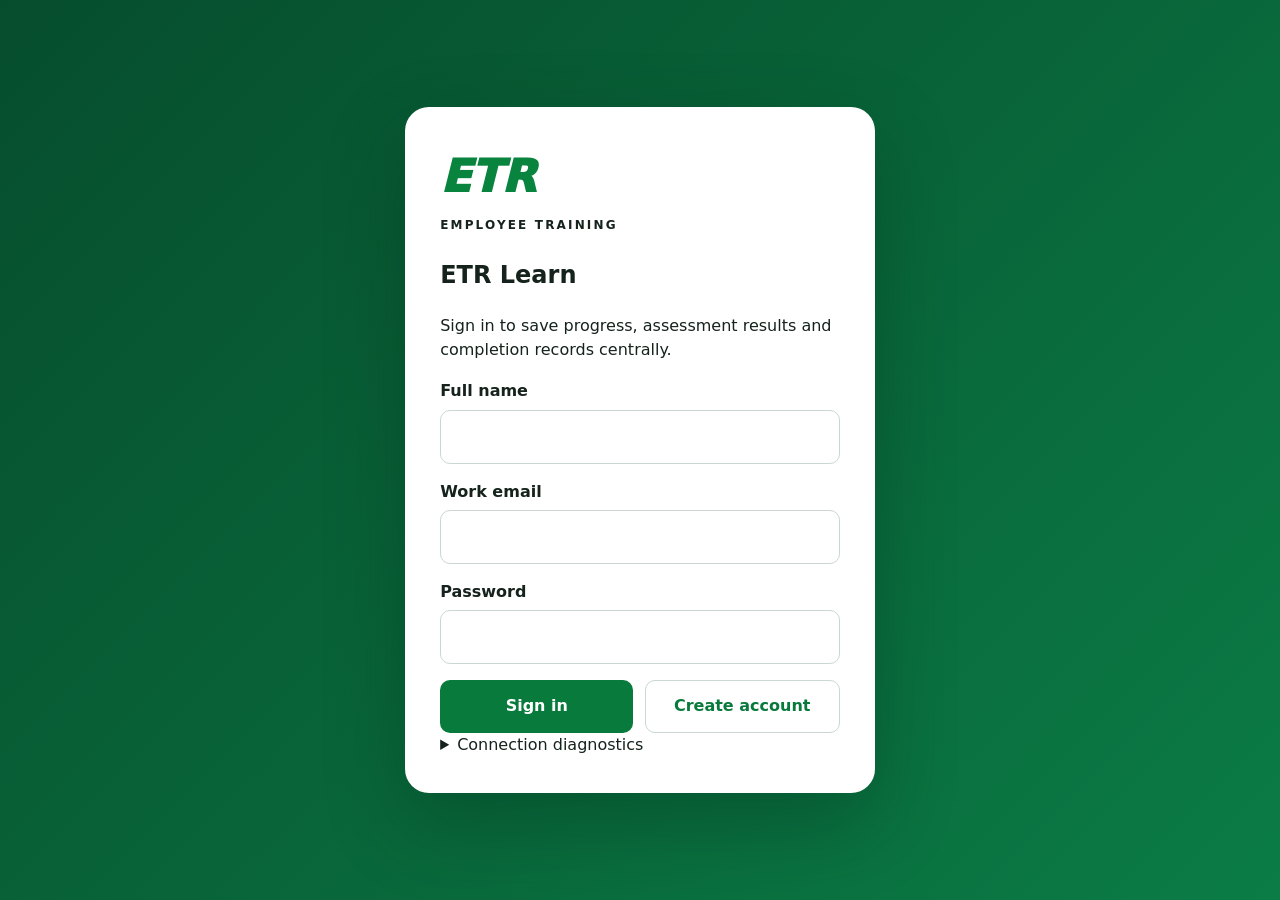
<file: index.html>
<!doctype html><html lang="en"><head><meta charset="UTF-8"/><meta name="viewport" content="width=device-width,initial-scale=1.0"/><meta name="theme-color" content="#075b35"/><title>ETR Learn</title>  <script type="module" crossorigin src="./assets/index-BtHIU58r.js"></script>
  <link rel="stylesheet" crossorigin href="./assets/index-Sy42I_Ob.css">
</head><body><div id="root"></div></body></html>
</file>
<file: assets/index-Sy42I_Ob.css>
:root{color:#15231c;background:#f3f6f4;font-family:Inter,ui-sans-serif,system-ui,-apple-system,Segoe UI,sans-serif;line-height:1.55}*{box-sizing:border-box}body{margin:0}button,input,select{font:inherit}button{color:#fff;cursor:pointer;background:#087a3b;border:0;border-radius:10px;padding:.8rem 1.1rem;font-weight:750}button:disabled{opacity:.45;cursor:not-allowed}.secondary{color:#087a3b;background:#fff;border:1px solid #c9d8d0}.login-page{background:linear-gradient(135deg,#064d2d,#0b7c45);place-items:center;min-height:100vh;padding:2rem;display:grid}.login-card{background:#fff;border-radius:24px;width:min(470px,100%);padding:2.2rem;box-shadow:0 30px 80px #002d1b55}.logo{color:#09843f;font-size:2.8rem;font-style:italic;font-weight:950}.eyebrow{letter-spacing:.18em;font-size:.75rem;font-weight:900}.login-card label{gap:.35rem;margin:1rem 0;font-weight:700;display:grid}.login-card input{border:1px solid #cad7d0;border-radius:10px;padding:.85rem}.row{gap:.7rem;display:flex}.row>*{flex:1}.error,.success,.warning{border-radius:9px;margin-top:1rem;padding:.8rem}.error{color:#8d1515;background:#fee2e2}.success{color:#125e2d;background:#dcfce7}.warning{color:#705400;background:#fff4cc}.topbar{z-index:10;background:#fff;border-bottom:1px solid #dce5df;justify-content:space-between;align-items:center;padding:.8rem 4vw;display:flex;position:sticky;top:0}.brand{align-items:center;gap:.8rem;display:flex}.brand .logo{font-size:2rem}.topbar nav{align-items:center;gap:.6rem;display:flex}.topbar a{color:#087a3b;font-weight:700}.global-bar{background:#dfe8e2;height:5px}.global-bar span,.bar span{background:#11a052;height:100%;transition:all .3s;display:block}.container{width:min(1200px,92vw);margin:2rem auto}.hero{color:#fff;background:#082f21;border-radius:28px;justify-content:space-between;align-items:center;padding:3rem;display:flex}.hero h1{margin:.4rem 0;font-size:clamp(2rem,5vw,4rem)}.progress-circle{border:12px solid #32bd71;border-radius:50%;place-items:center;width:150px;height:150px;font-size:2rem;font-weight:900;display:grid}.module-grid{grid-template-columns:repeat(auto-fit,minmax(230px,1fr));gap:1rem;margin:2rem 0;display:grid}.module-tile{text-align:left;color:#17251e;background:#fff;border:1px solid #dbe5df;gap:.4rem;min-height:140px;display:grid}.module-tile span{color:#087a3b;font-weight:900}.module-tile small{color:#68756e}.module-tile.complete{background:#f0fff6;border-color:#17a557}.exam-link{width:100%}.module-head{justify-content:space-between;align-items:start;gap:1rem;display:flex}.pill{color:#087a3b;background:#dff8e9;border-radius:99px;padding:.35rem .65rem;font-size:.8rem;font-weight:800}.audio-card,.card{background:#fff;border:1px solid #dce5df;border-radius:18px;margin:1rem 0;padding:1.4rem}.audio-buttons{flex-wrap:wrap;align-items:center;gap:.5rem;display:flex}.bar{background:#e5ece8;border-radius:99px;height:8px;margin:1rem 0;overflow:hidden}.content-grid{grid-template-columns:minmax(0,1fr) 310px;gap:1.4rem;display:grid}.policy{max-height:650px;overflow:auto}.policy p{white-space:pre-wrap}.sticky{position:sticky;top:85px}.sticky li.done{color:#0b833e;text-decoration:line-through}.ack{margin:1rem 0;display:block}.option{border:1px solid #d9e3dd;border-radius:9px;margin:.45rem 0;padding:.6rem;display:block}.locked{opacity:.65}.certificate{text-align:center;border:8px double #087a3b;margin-top:2rem;padding:3rem}.table-wrap{margin-top:1rem;overflow:auto}table{border-collapse:collapse;background:#fff;width:100%}th,td{text-align:left;border-bottom:1px solid #ddd;padding:.8rem}.loading{place-items:center;min-height:100vh;display:grid}@media (width<=800px){.content-grid{grid-template-columns:1fr}.hero{flex-direction:column;align-items:flex-start}.module-head{flex-direction:column}.topbar{align-items:flex-start}.topbar nav{flex-wrap:wrap;justify-content:flex-end}.container{width:94vw}.login-card{padding:1.4rem}}@media print{.topbar,.global-bar,button,.audio-card,.module-grid{display:none!important}.certificate{display:block}}
</file>
